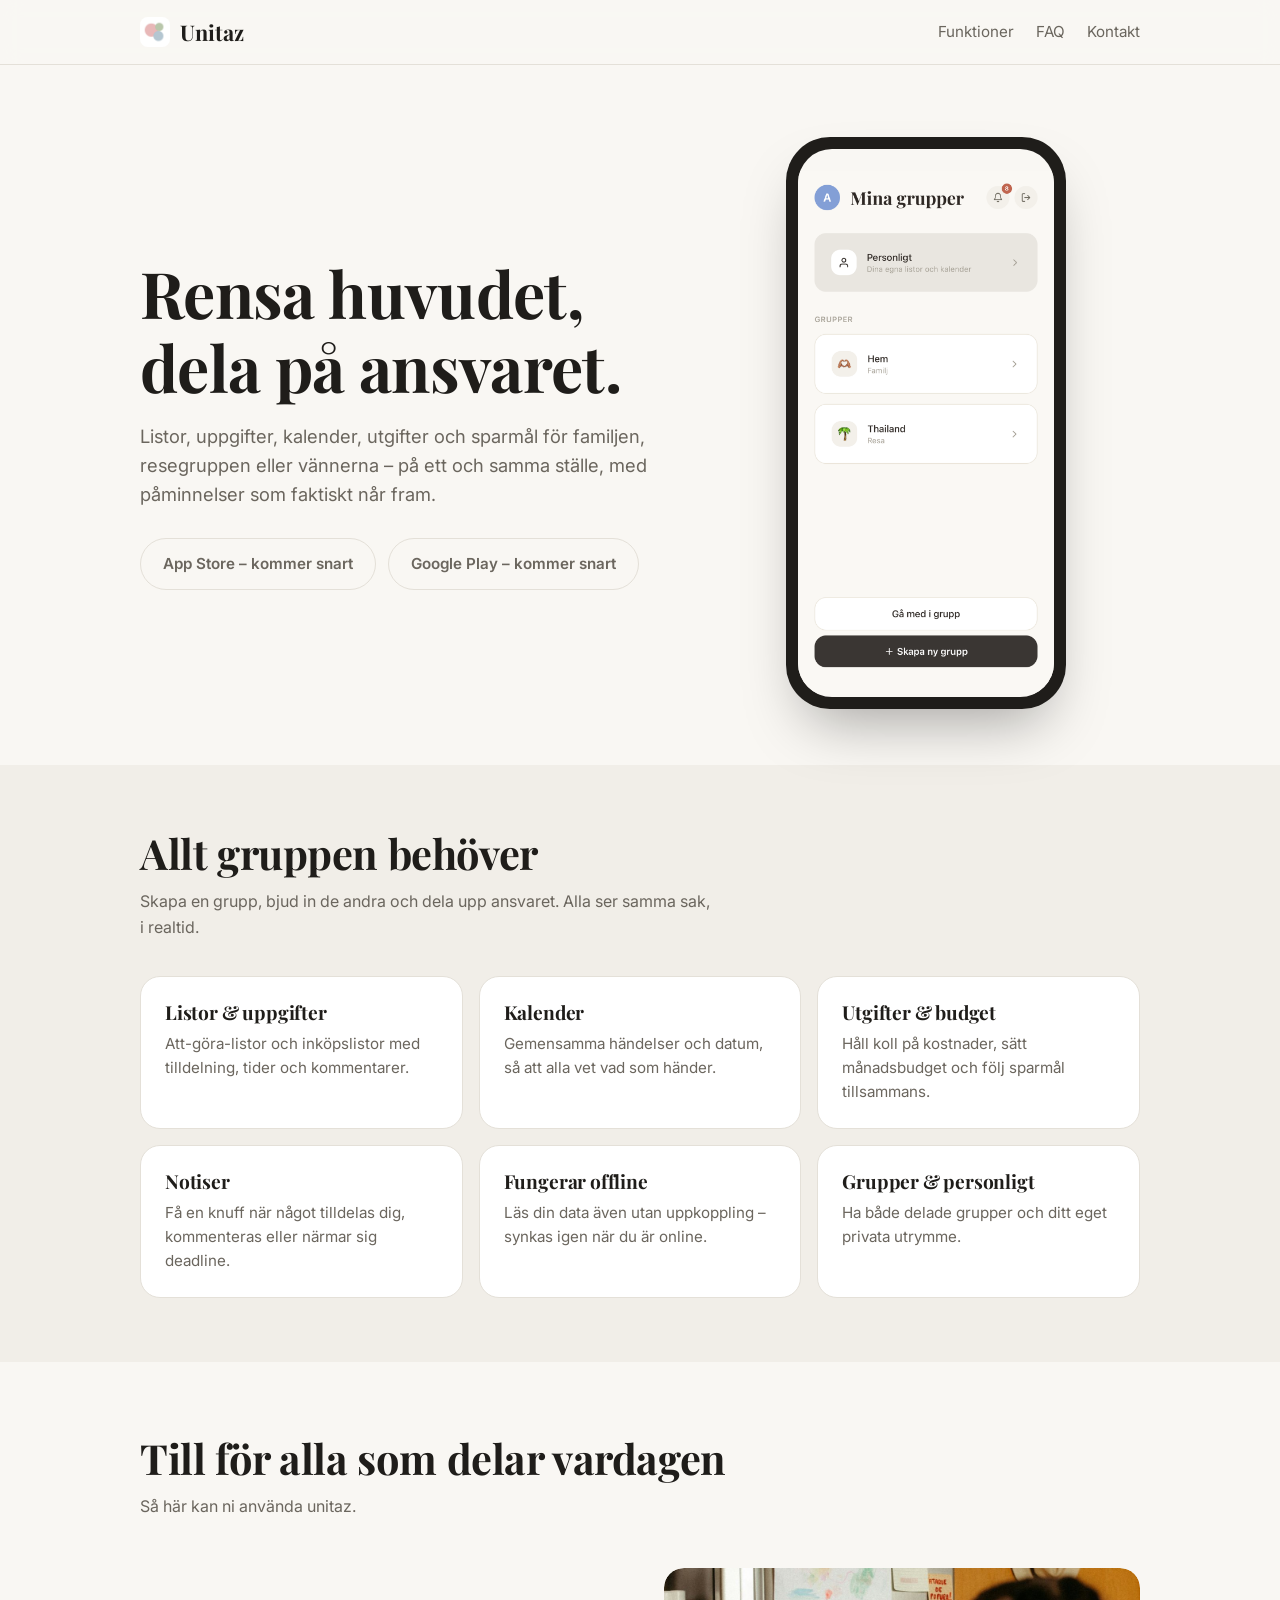
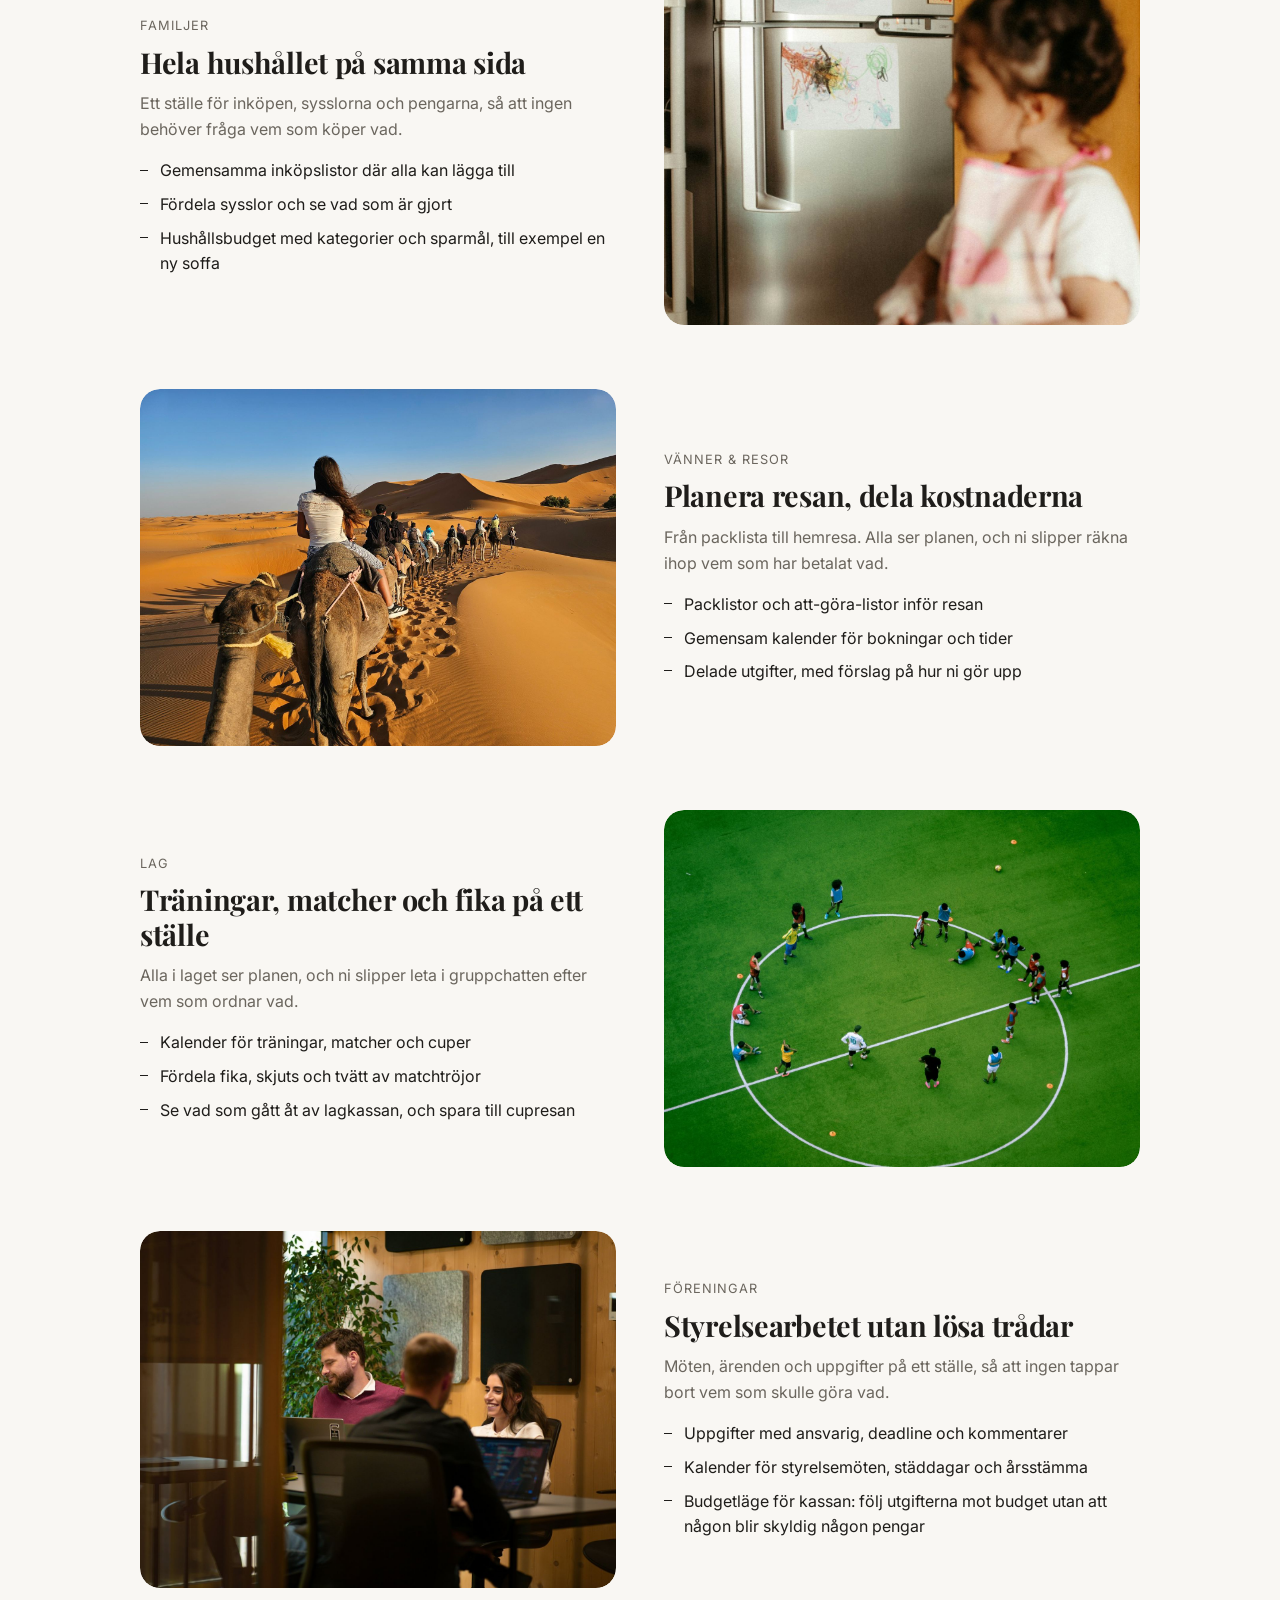
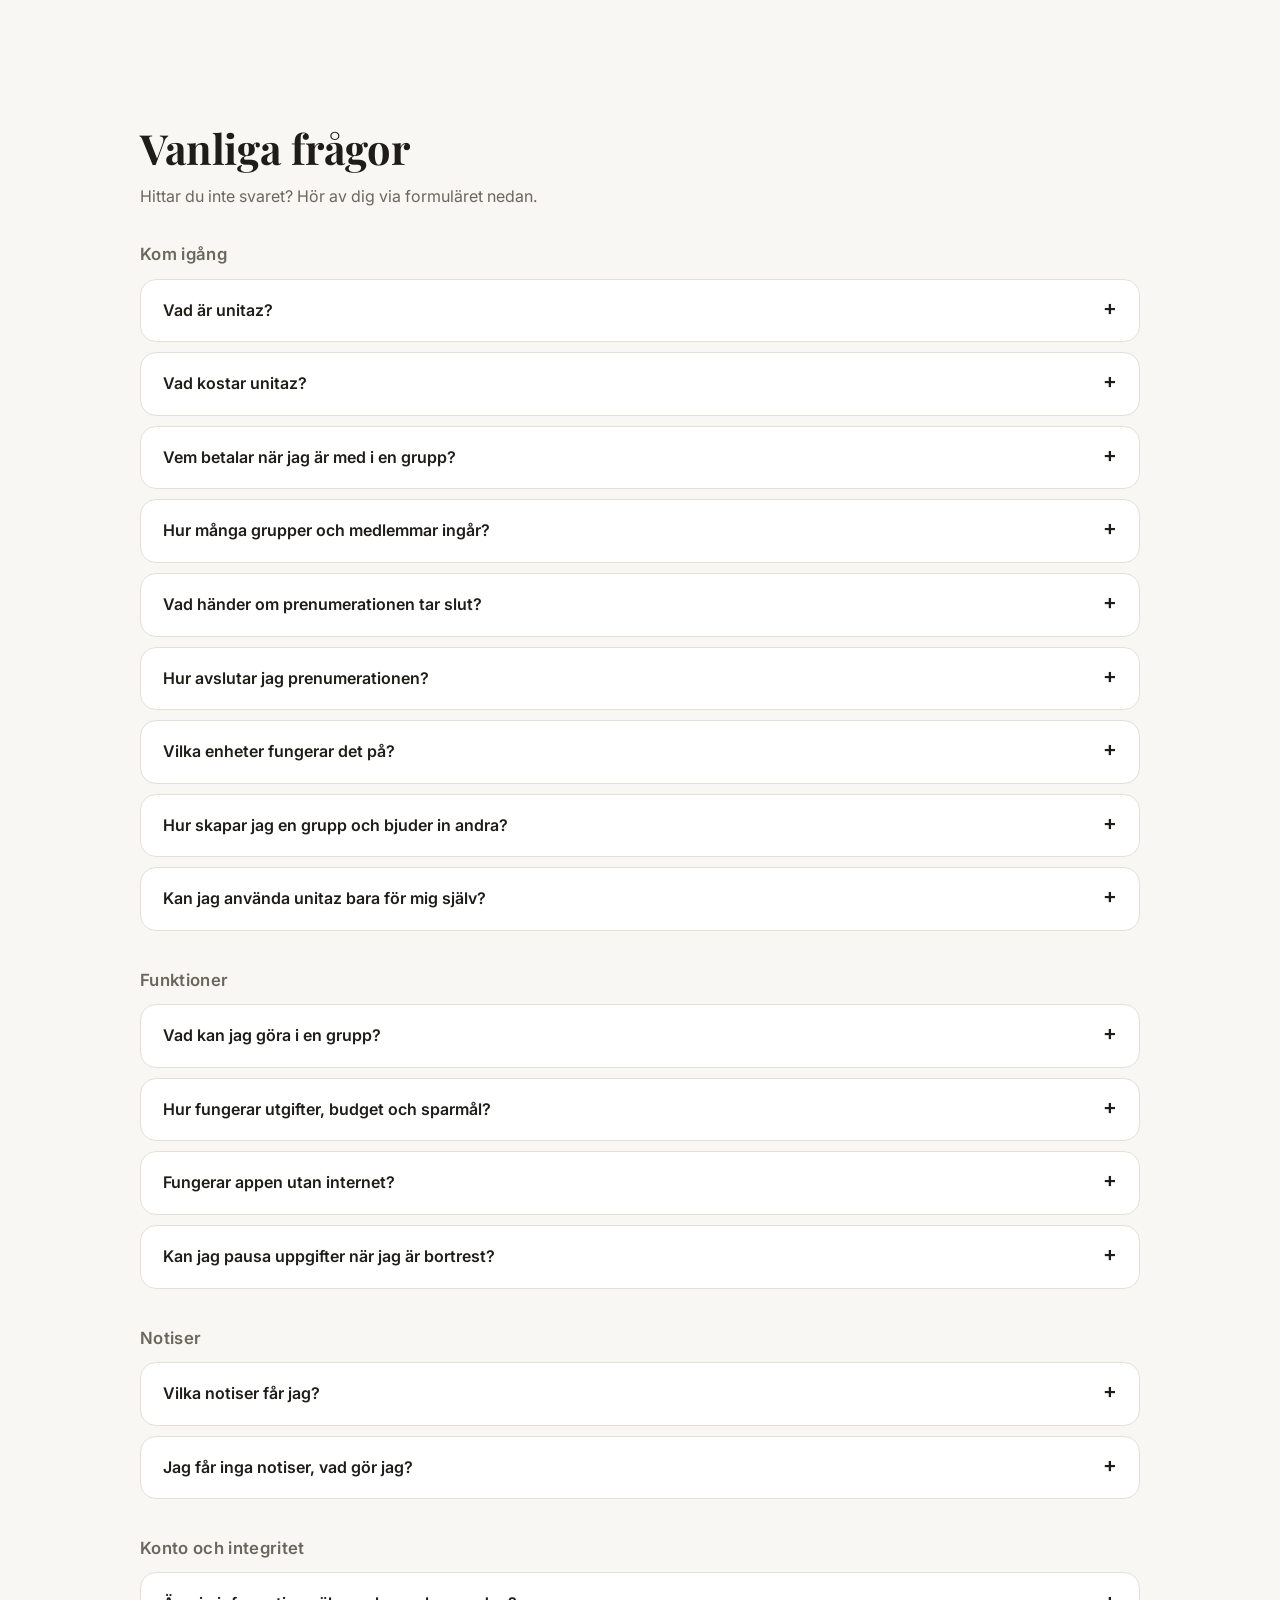
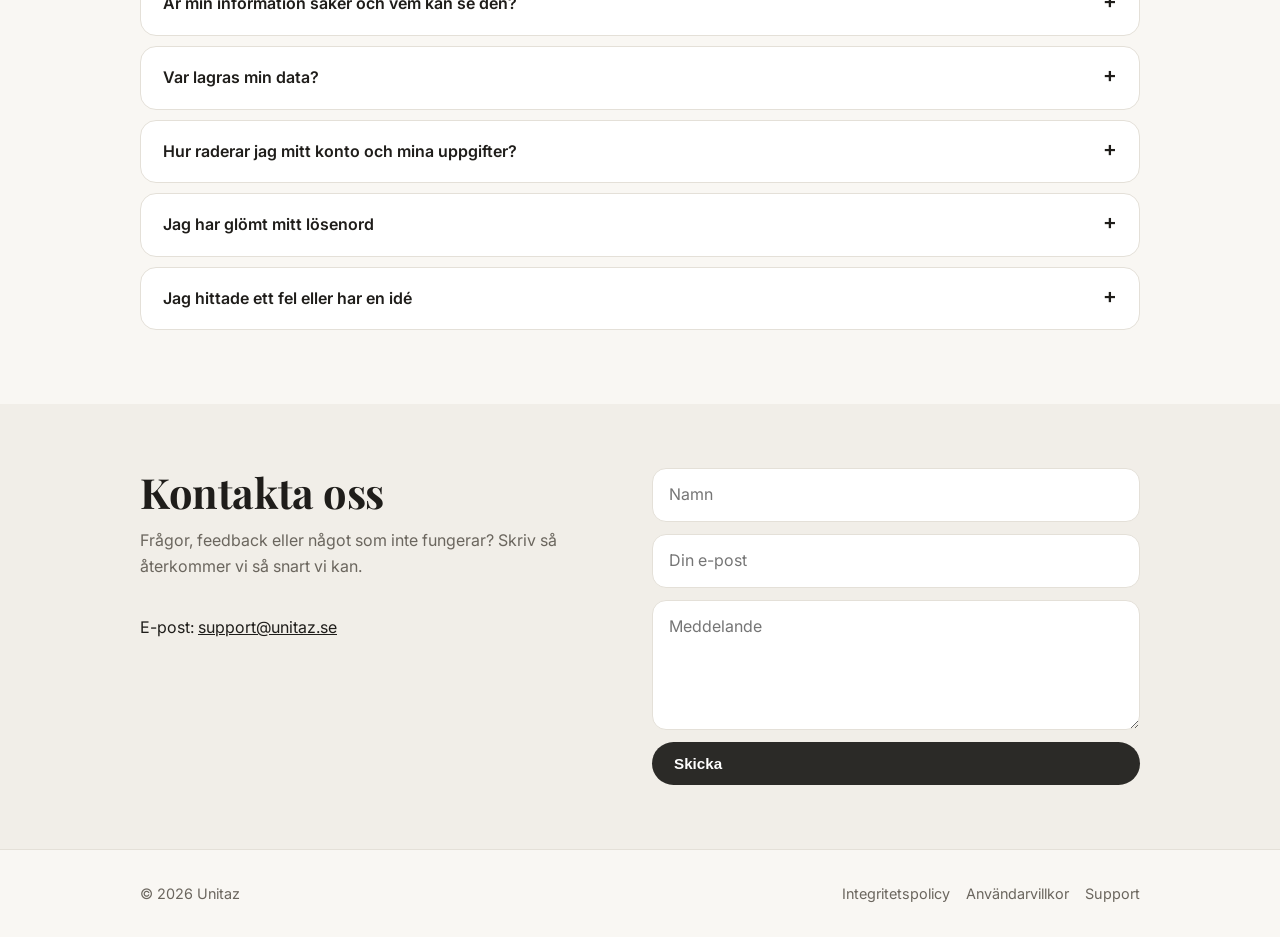
<file: index.html>
<!doctype html>
<html lang="sv">
<head>
<meta charset="utf-8">
<meta name="viewport" content="width=device-width,initial-scale=1">
<title>Unitaz – Rensa huvudet, dela på ansvaret</title>
<meta name="description" content="unitaz samlar listor, uppgifter, kalender, utgifter och budget för familjen, vänner eller laget – på ett ställe. Gratis för personligt bruk.">
<meta name="theme-color" content="#F9F7F3">
<link rel="manifest" href="manifest.webmanifest">
<link rel="icon" href="icon.png" type="image/png">
<link rel="apple-touch-icon" href="icon.png">
<link rel="preconnect" href="https://fonts.googleapis.com">
<link rel="preconnect" href="https://fonts.gstatic.com" crossorigin>
<link href="https://fonts.googleapis.com/css2?family=Inter:wght@400;500;600&family=Playfair+Display:wght@700&display=swap" rel="stylesheet">
<link rel="stylesheet" href="styles.css">
<meta property="og:title" content="unitaz">
<meta property="og:description" content="Organisera vardagen tillsammans.">
<meta property="og:type" content="website">
</head>
<body>
<header class="nav">
  <div class="wrap">
    <a class="brand" href="#top"><img src="icon.png" alt="">Unitaz</a>
    <nav>
      <a class="hide-sm" href="#funktioner">Funktioner</a>
      <a href="#faq">FAQ</a>
      <a href="#kontakt">Kontakt</a>
      <button class="btn ghost" id="installBtn" type="button">Installera</button>
    </nav>
  </div>
</header>

<main id="top">
<div class="hero">
  <div class="wrap">
    <div>
      <h1>Rensa huvudet,<br>dela på ansvaret.</h1>
      <p class="lead">Listor, uppgifter, kalender, utgifter och sparmål för familjen, resegruppen eller vännerna – på ett och samma ställe, med påminnelser som faktiskt når fram.</p>
      <div class="stores">
        <a class="btn" data-store="appstore" href="#" aria-disabled="true">App Store – kommer snart</a>
        <a class="btn" data-store="play" href="#" aria-disabled="true">Google Play – kommer snart</a>
      </div>
    </div>
    <div class="phone" aria-hidden="true">
  <div class="screen shots">
    <img class="shot active" src="img/grupper.png" alt="">
    <img class="shot" src="img/lista.png" alt="">
    <img class="shot" src="img/hemmet.png" alt="">
    <img class="shot" src="img/kalender.png" alt="">
    <img class="shot" src="img/budget.png" alt="">
    <img class="shot" src="img/utgifter.png" alt="">
    <img class="shot" src="img/lag_budget.png" alt="">
    <img class="shot" src="img/budget_styrelse.png" alt="">
    <img class="shot" src="img/notiser.png" alt="">
    <img class="shot" src="img/uppgift.png" alt="">
    <img class="shot" src="img/hem.png" alt="">
  </div>
</div>
  </div>
</div>



<section id="funktioner" class="alt">
  <div class="wrap">
    <h2>Allt gruppen behöver</h2>
    <p class="sub">Skapa en grupp, bjud in de andra och dela upp ansvaret. Alla ser samma sak, i realtid.</p>
    <div class="features">
      <div class="card"><h3>Listor &amp; uppgifter</h3><p>Att-göra-listor och inköpslistor med tilldelning, tider och kommentarer.</p></div>
      <div class="card"><h3>Kalender</h3><p>Gemensamma händelser och datum, så att alla vet vad som händer.</p></div>
      <div class="card"><h3>Utgifter &amp; budget</h3><p>Håll koll på kostnader, sätt månadsbudget och följ sparmål tillsammans.</p></div>
      <div class="card"><h3>Notiser</h3><p>Få en knuff när något tilldelas dig, kommenteras eller närmar sig deadline.</p></div>
      <div class="card"><h3>Fungerar offline</h3><p>Läs din data även utan uppkoppling – synkas igen när du är online.</p></div>
      <div class="card"><h3>Grupper &amp; personligt</h3><p>Ha både delade grupper och ditt eget privata utrymme.</p></div>
    </div>
  </div>
</section>

<section class="use">
  <div class="wrap">
    <h2>Till för alla som delar vardagen</h2>
    <p class="sub">Så här kan ni använda unitaz.</p>

    <div class="use-row">
      <div class="use-text">
        <div class="use-label">Familjer</div>
        <h3>Hela hushållet på samma sida</h3>
        <p>Ett ställe för inköpen, sysslorna och pengarna, så att ingen behöver fråga vem som köper vad.</p>
        <ul>
          <li>Gemensamma inköpslistor där alla kan lägga till</li>
          <li>Fördela sysslor och se vad som är gjort</li>
          <li>Hushållsbudget med kategorier och sparmål, till exempel en ny soffa</li>
        </ul>
      </div>
      <div class="image">
        <img src="img/family.jpg">
      </div>
    </div>

    <div class="use-row flip">
      <div class="use-text">
        <div class="use-label">Vänner &amp; resor</div>
        <h3>Planera resan, dela kostnaderna</h3>
        <p>Från packlista till hemresa. Alla ser planen, och ni slipper räkna ihop vem som har betalat vad.</p>
        <ul>
          <li>Packlistor och att-göra-listor inför resan</li>
          <li>Gemensam kalender för bokningar och tider</li>
          <li>Delade utgifter, med förslag på hur ni gör upp</li>
        </ul>
      </div>
      <div class="image">
        <img src="img/travel.jpg">
      </div>
    </div>

        <div class="use-row">
      <div class="use-text">
        <div class="use-label">Lag</div>
        <h3>Träningar, matcher och fika på ett ställe</h3>
        <p>Alla i laget ser planen, och ni slipper leta i gruppchatten efter vem som ordnar vad.</p>
        <ul>
          <li>Kalender för träningar, matcher och cuper</li>
          <li>Fördela fika, skjuts och tvätt av matchtröjor</li>
          <li>Se vad som gått åt av lagkassan, och spara till cupresan</li>
        </ul>
      </div>
      <div class="image">
        <img src="img/team.jpg">
        
      </div>
    </div>

    <div class="use-row flip">
      <div class="use-text">
        <div class="use-label">Föreningar</div>
        <h3>Styrelsearbetet utan lösa trådar</h3>
        <p>Möten, ärenden och uppgifter på ett ställe, så att ingen tappar bort vem som skulle göra vad.</p>
        <ul>
          <li>Uppgifter med ansvarig, deadline och kommentarer</li>
          <li>Kalender för styrelsemöten, städdagar och årsstämma</li>
          <li>Budgetläge för kassan: följ utgifterna mot budget utan att någon blir skyldig någon pengar</li>
        </ul>
      </div>
      <div class="image">
        <img src="img/foreningar.jpg">
        
      </div>
    </div>
  </div>
</section>

<section id="faq">
  <div class="wrap">
    <h2>Vanliga frågor</h2>
<p class="sub">Hittar du inte svaret? Hör av dig via formuläret nedan.</p>

<h3 class="faq-group">Kom igång</h3>
<details><summary>Vad är unitaz?</summary>
<p>unitaz är en app för alla som planerar och organiserar tillsammans: familjen, vänner, kollegor, laget eller hushållet. Ni delar listor, uppgifter, kalender, anteckningar, utgifter och sparmål på ett ställe, och alla ser samma sak direkt. Du har dessutom ett eget privat utrymme som bara du ser.</p></details>

<details><summary>Vad kostar unitaz?</summary>
<p>Du kan använda appen för personligt bruk helt gratis. För att skapa grupper krävs en prenumeration för 49 kr i månaden, med 30 dagars gratis provperiod. Det är bara den som äger gruppen som betalar. Alla som bjuds in till gruppen är med utan kostnad.</p></details>

<details><summary>Vem betalar när jag är med i en grupp?</summary>
<p>Bara den som skapade gruppen (administratören). Du som medlem betalar ingenting. Vill du skapa egna grupper behöver du en egen prenumeration.</p></details>

<details><summary>Hur många grupper och medlemmar ingår?</summary>
<p>En prenumeration omfattar upp till 5 grupper med upp till 15 medlemmar i varje grupp.</p></details>

<details><summary>Vad händer om prenumerationen tar slut?</summary>
<p>Gruppen blir skrivskyddad så att alla kan läsa men inte ändra, och efter 30 dagar blir den otillgänglig. Förnyar du prenumerationen får gruppen alla funktioner tillbaka. Din personliga användning påverkas inte.</p></details>

<details><summary>Hur avslutar jag prenumerationen?</summary>
<p>I inställningarna för prenumerationer hos Apple (App Store) eller Google (Google Play). Avbryter du före provperiodens slut debiteras du inte.</p></details>

<details><summary>Vilka enheter fungerar det på?</summary>
<p>Appen finns för iPhone och iPad, och Android är på väg. Vi arbetar också på en webbversion för dator som är tänkt för planering, medan notiser fortsätter att skickas till din telefon.</p></details>

<details><summary>Hur skapar jag en grupp och bjuder in andra?</summary>
<p>Skapa ett konto, tryck på att skapa en grupp och ge den ett namn. Därefter bjuder du in de andra genom att öppna gruppen i appen och dela inbjudningskoden eller länken. De behöver också ha unitaz och ett eget konto. Du kan vara med i flera grupper samtidigt, till exempel en för familjen och en för resan.</p></details>

<details><summary>Kan jag använda unitaz bara för mig själv?</summary>
<p>Ja. Det personliga utrymmet är ditt eget och syns inte för någon annan, så du kan använda appen för egna listor, vanor och budget utan att skapa en grupp.</p></details>

<h3 class="faq-group">Funktioner</h3>
<details><summary>Vad kan jag göra i en grupp?</summary>
<p>Ni kan skapa att-göra-listor och inköpslistor, tilldela uppgifter och sätta tider (standard är 23:59), kommentera uppgifter, lägga in händelser i en gemensam kalender, skriva anteckningar, följa vanor och dela på utgifter. Uppgifter kan vara återkommande och ha deluppgifter.</p></details>

<details><summary>Hur fungerar utgifter, budget och sparmål?</summary>
<p>Du lägger in utgifter och väljer hur de delas mellan medlemmarna, och appen håller reda på vem som är skyldig vem. Du kan sätta en månadsbudget per kategori och skapa sparmål där ni registrerar insättningar manuellt och ser hur nära målet ni är. Det fungerar både i grupper och i ditt personliga utrymme.</p></details>

<details><summary>Fungerar appen utan internet?</summary>
<p>Ja, du kan läsa din information även utan uppkoppling, och en banner visar att du är offline. Då går det inte att ändra något. Nya ändringar kräver internet, och allt uppdateras igen så fort du är uppkopplad.</p></details>

<details><summary>Kan jag pausa uppgifter när jag är bortrest?</summary>
<p>Ja, med semesterläget. Då slipper du bli tilldelad uppgifter och få påminnelser medan du är borta.</p></details>

<h3 class="faq-group">Notiser</h3>
<details><summary>Vilka notiser får jag?</summary>
<p>Du får en notis när du tilldelas en uppgift, när någon kommenterar en uppgift du är inblandad i, när något nytt läggs till i en grupp och när en deadline närmar sig. I notiscentret i appen kan du markera alla som lästa och ta bort dem, och när du trycker på en notis kommer du direkt till rätt uppgift eller lista.</p></details>

<details><summary>Jag får inga notiser, vad gör jag?</summary>
<p>Kontrollera först att notiser är tillåtna för unitaz i både telefonens och appens inställningar och att du är inloggad. Starta sedan om appen. På iPhone: Inställningar → Notiser → unitaz. Hjälper inte det, skriv till oss så felsöker vi tillsammans.</p></details>

<h3 class="faq-group">Konto och integritet</h3>
<details><summary>Är min information säker och vem kan se den?</summary>
<p>Det du skapar i en grupp ser bara gruppens medlemmar. Ditt personliga utrymme ser bara du. Vi visar ingen reklam och säljer inte dina uppgifter. Läs mer i vår <a href="privacy.html">integritetspolicy</a>.</p></details>

<details><summary>Var lagras min data?</summary>
<p>Din data lagras hos Supabase i EU och delas aldrig för reklam. Läs mer i <a href="privacy.html">integritetspolicyn</a>.</p></details>

<details><summary>Hur raderar jag mitt konto och mina uppgifter?</summary>
<p>Du raderar kontot direkt i appen: öppna dina profilinställningar och tryck på Radera konto längst ner. Du bekräftar genom att skriva RADERA. Har du obetalda skulder i en grupp måste du reglera dem under Utgifter först. Är du den sista medlemmen i en grupp raderas gruppen, annars förs ägarskapet över till en annan medlem. Du kan också mejla oss på <a href="mailto:support@unitaz.se">support@unitaz.se</a>. Glöm inte att avsluta en eventuell prenumeration hos Apple eller Google först. Se även vår <a href="privacy.html">integritetspolicy</a>.</p></details>

<details><summary>Jag har glömt mitt lösenord</summary>
<p>Tryck på "Glömt lösenord" på inloggningssidan och ange din e-postadress, så får du ett mejl med en länk för att välja ett nytt. Kolla skräpposten om mejlet inte dyker upp inom några minuter.</p></details>

<details><summary>Jag hittade ett fel eller har en idé</summary>
<p>Tack, det vill vi gärna höra! Använd formuläret nedan och beskriv gärna vilken skärm det gäller och vad som hände.</p></details>
  </div>
</section>

<section id="kontakt" class="alt">
  <div class="wrap contact">
    <div>
      <h2>Kontakta oss</h2>
      <p class="sub">Frågor, feedback eller något som inte fungerar? Skriv så återkommer vi så snart vi kan.</p>
      <p>E-post: <a id="mailLink" href="#">support@unitaz.se</a></p>
    </div>
    <form id="contactForm">
      <input name="name" placeholder="Namn" required autocomplete="name">
      <input name="email" type="email" placeholder="Din e-post" required autocomplete="email">
      <textarea name="message" placeholder="Meddelande" required></textarea>
      <button class="btn" type="submit">Skicka</button>
    </form>
  </div>
</section>
</main>

<footer>
  <div class="wrap">
    <span>© <span id="yr"></span> Unitaz</span>
    <span><a href="privacy.html">Integritetspolicy</a><a href="terms.html">Användarvillkor</a><a href="#kontakt">Support</a></span>
  </div>
</footer>
<script src="script.js"></script>
</body>
</html>
</file>
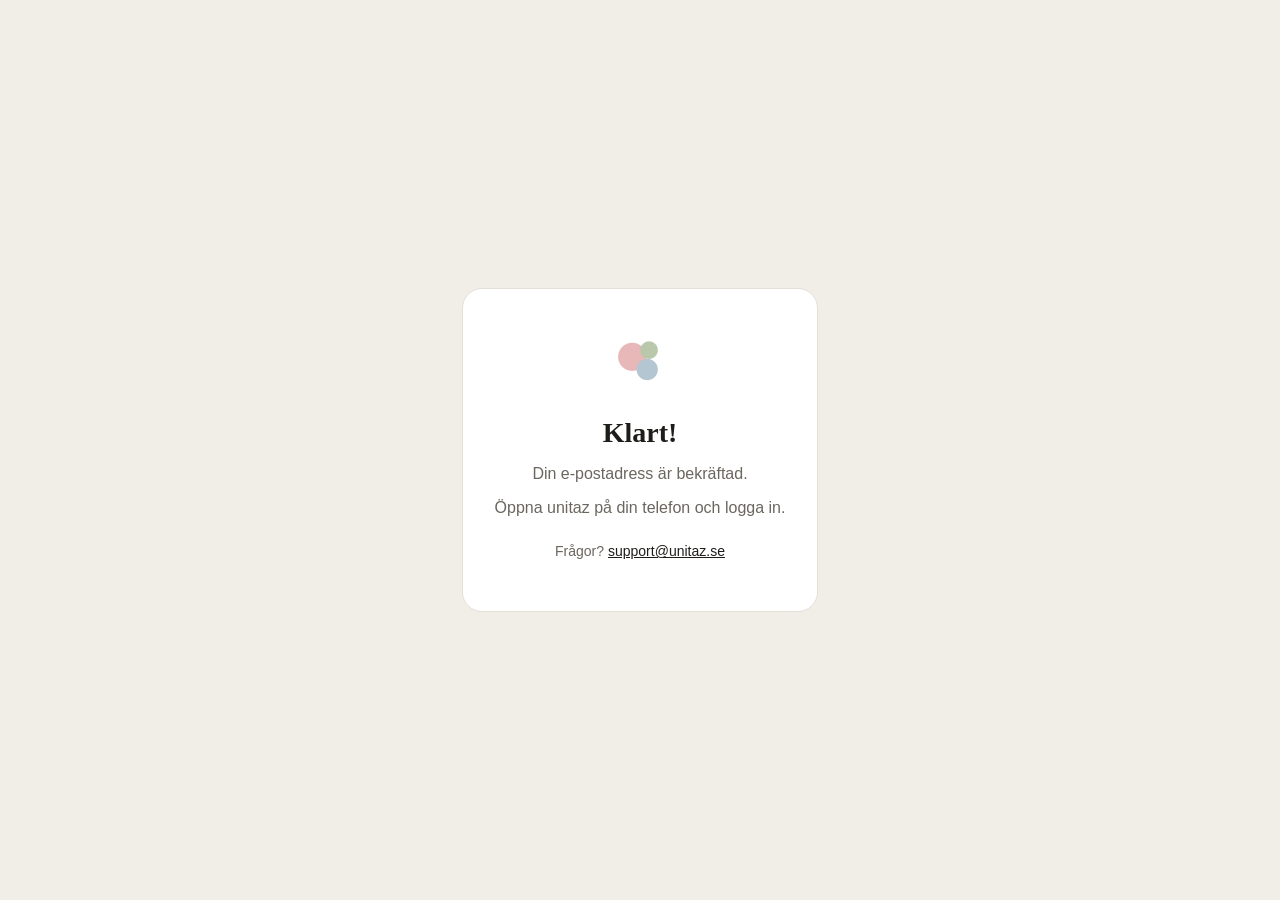
<file: bekraftad.html>
<!doctype html>
<html lang="sv">
<head>
<meta charset="utf-8">
<meta name="viewport" content="width=device-width,initial-scale=1">
<meta name="robots" content="noindex">
<title>E-postadressen är bekräftad – unitaz</title>
<link rel="icon" href="icon.png" type="image/png">
<style>
  body{margin:0;min-height:100vh;display:flex;align-items:center;justify-content:center;background:#F1EEE8;font-family:-apple-system,'Segoe UI',Helvetica,Arial,sans-serif;color:#1F1D1A}
  .card{background:#fff;border:1px solid #E4E0D8;border-radius:20px;padding:40px 32px;max-width:420px;margin:16px;text-align:center}
  img{width:64px;height:64px;border-radius:14px;margin-bottom:20px}
  h1{font-family:'Playfair Display',Georgia,serif;font-size:28px;margin:0 0 12px}
  p{font-size:16px;line-height:1.6;color:#6B665E;margin:0 0 8px}
  a{color:#1F1D1A}
</style>
</head>
<body>
<div class="card">
  <img src="icon.png" alt="unitaz">
  <h1>Klart!</h1>
  <p>Din e-postadress är bekräftad.</p>
  <p>Öppna unitaz på din telefon och logga in.</p>
  <p style="margin-top:20px;font-size:14px">Frågor? <a href="mailto:support@unitaz.se">support@unitaz.se</a></p>
</div>
</body>
</html>
</file>
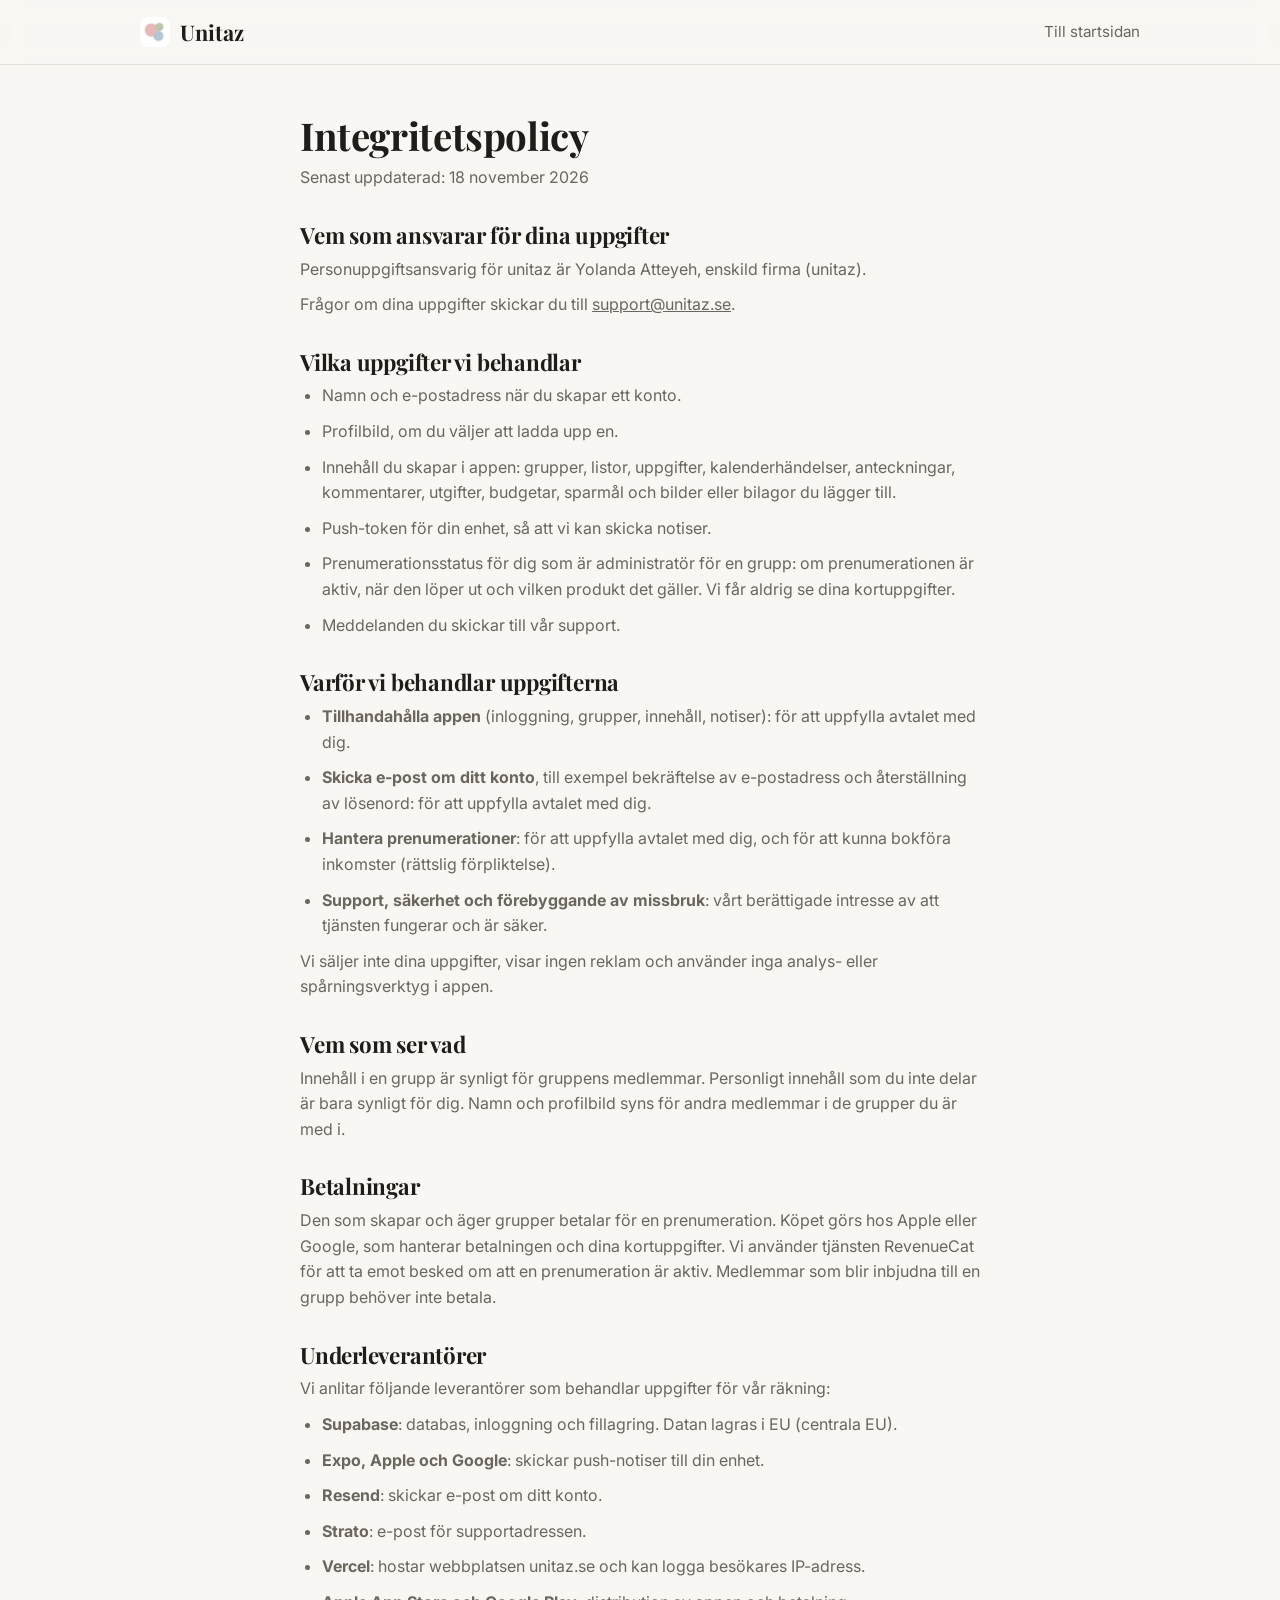
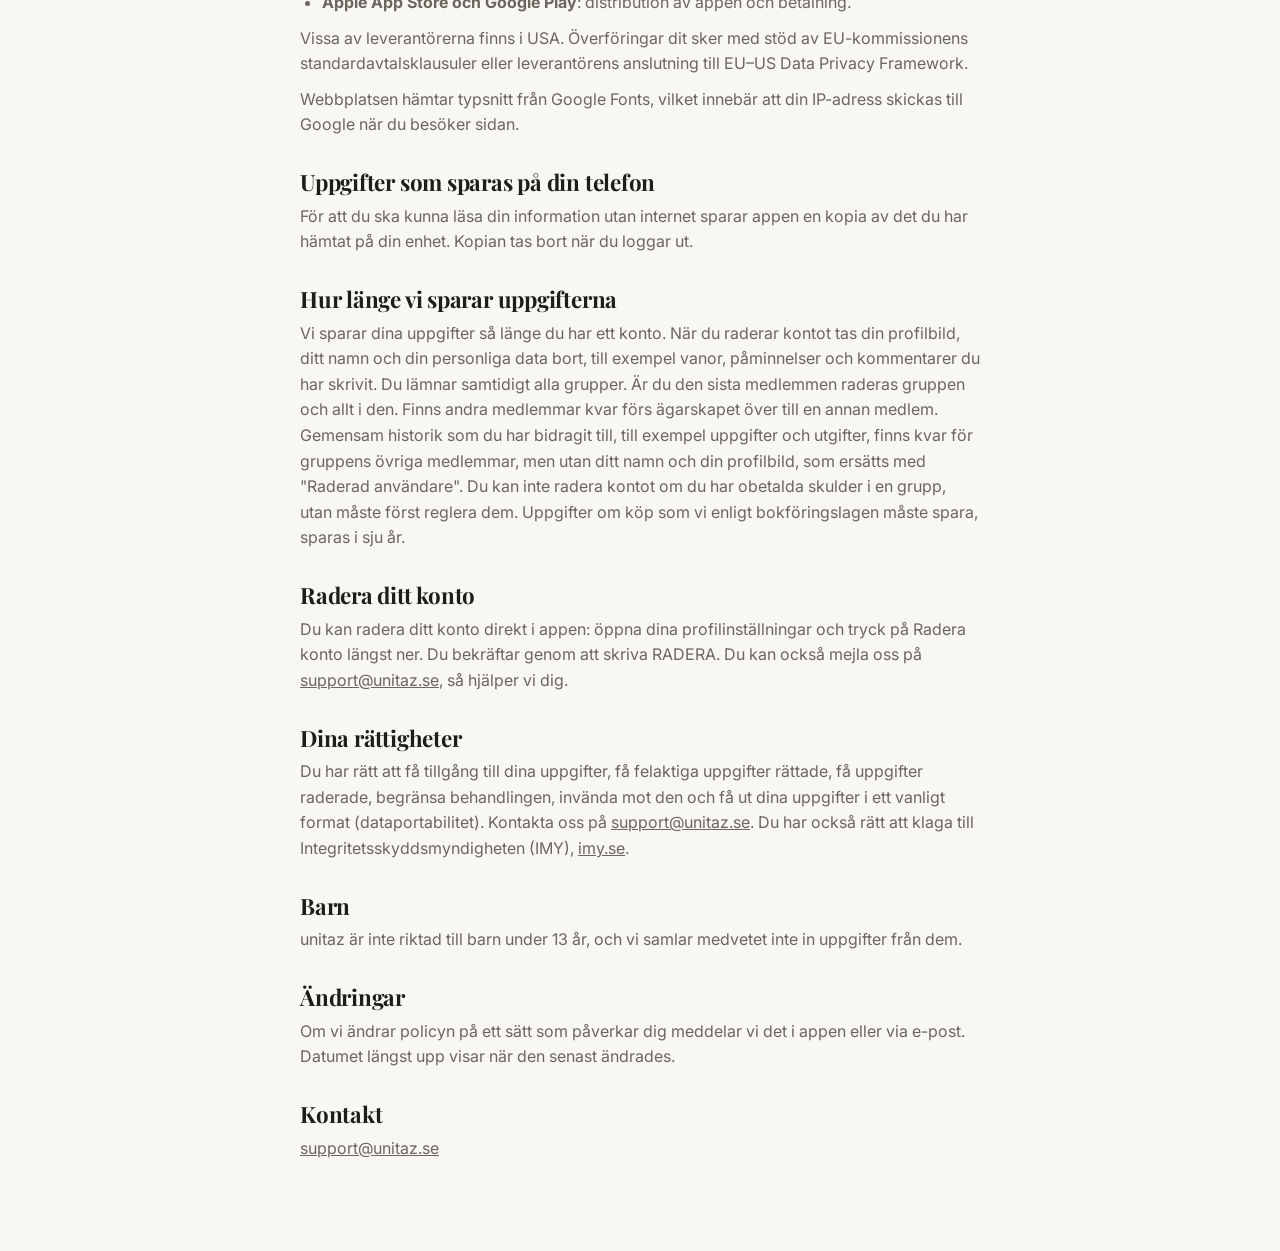
<file: privacy.html>
<!doctype html>
<html lang="sv">
<head>
<meta charset="utf-8">
<meta name="viewport" content="width=device-width,initial-scale=1">
<title>Integritetspolicy – unitaz</title>
<link rel="icon" href="icon.png" type="image/png">
<link href="https://fonts.googleapis.com/css2?family=Inter:wght@400;600&family=Playfair+Display:wght@700&display=swap" rel="stylesheet">
<link rel="stylesheet" href="styles.css">
</head>
<body>
<header class="nav"><div class="wrap"><a class="brand" href="index.html"><img src="icon.png" alt="">Unitaz</a><nav><a href="index.html"> Till startsidan</a></nav></div></header>
<main class="wrap prose">
<h1>Integritetspolicy</h1>
<p>Senast uppdaterad: 18 november 2026</p>

<h2>Vem som ansvarar för dina uppgifter</h2>
<p>Personuppgiftsansvarig för unitaz är Yolanda Atteyeh, enskild firma (unitaz).</p>
<p>Frågor om dina uppgifter skickar du till <a href="mailto:support@unitaz.se">support@unitaz.se</a>.</p>

<h2>Vilka uppgifter vi behandlar</h2>
<ul>
<li>Namn och e-postadress när du skapar ett konto.</li>
<li>Profilbild, om du väljer att ladda upp en.</li>
<li>Innehåll du skapar i appen: grupper, listor, uppgifter, kalenderhändelser, anteckningar, kommentarer, utgifter, budgetar, sparmål och bilder eller bilagor du lägger till.</li>
<li>Push-token för din enhet, så att vi kan skicka notiser.</li>
<li>Prenumerationsstatus för dig som är administratör för en grupp: om prenumerationen är aktiv, när den löper ut och vilken produkt det gäller. Vi får aldrig se dina kortuppgifter.</li>
<li>Meddelanden du skickar till vår support.</li>
</ul>

<h2>Varför vi behandlar uppgifterna</h2>
<ul>
<li><strong>Tillhandahålla appen</strong> (inloggning, grupper, innehåll, notiser): för att uppfylla avtalet med dig.</li>
<li><strong>Skicka e-post om ditt konto</strong>, till exempel bekräftelse av e-postadress och återställning av lösenord: för att uppfylla avtalet med dig.</li>
<li><strong>Hantera prenumerationer</strong>: för att uppfylla avtalet med dig, och för att kunna bokföra inkomster (rättslig förpliktelse).</li>
<li><strong>Support, säkerhet och förebyggande av missbruk</strong>: vårt berättigade intresse av att tjänsten fungerar och är säker.</li>
</ul>
<p>Vi säljer inte dina uppgifter, visar ingen reklam och använder inga analys- eller spårningsverktyg i appen.</p>

<h2>Vem som ser vad</h2>
<p>Innehåll i en grupp är synligt för gruppens medlemmar. Personligt innehåll som du inte delar är bara synligt för dig. Namn och profilbild syns för andra medlemmar i de grupper du är med i.</p>

<h2>Betalningar</h2>
<p>Den som skapar och äger grupper betalar för en prenumeration. Köpet görs hos Apple eller Google, som hanterar betalningen och dina kortuppgifter. Vi använder tjänsten RevenueCat för att ta emot besked om att en prenumeration är aktiv. Medlemmar som blir inbjudna till en grupp behöver inte betala.</p>

<h2>Underleverantörer</h2>
<p>Vi anlitar följande leverantörer som behandlar uppgifter för vår räkning:</p>
<ul>
  <li><strong>Supabase</strong>: databas, inloggning och fillagring. Datan lagras i EU (centrala EU).</li>
  <li><strong>Expo, Apple och Google</strong>: skickar push-notiser till din enhet.</li>
  <li><strong>Resend</strong>: skickar e-post om ditt konto.</li>
  <li><strong>Strato</strong>: e-post för supportadressen.</li>
  <li><strong>Vercel</strong>: hostar webbplatsen unitaz.se och kan logga besökares IP-adress.</li>
  <li><strong>Apple App Store och Google Play</strong>: distribution av appen och betalning.</li>
</ul>
<p>Vissa av leverantörerna finns i USA. Överföringar dit sker med stöd av EU-kommissionens standardavtalsklausuler eller leverantörens anslutning till EU–US Data Privacy Framework.</p>
<p>Webbplatsen hämtar typsnitt från Google Fonts, vilket innebär att din IP-adress skickas till Google när du besöker sidan.</p>

<h2>Uppgifter som sparas på din telefon</h2>
<p>För att du ska kunna läsa din information utan internet sparar appen en kopia av det du har hämtat på din enhet. Kopian tas bort när du loggar ut.</p>

<h2>Hur länge vi sparar uppgifterna</h2>
<p>Vi sparar dina uppgifter så länge du har ett konto. När du raderar kontot tas din profilbild, ditt namn och din personliga data bort, till exempel vanor, påminnelser och kommentarer du har skrivit. Du lämnar samtidigt alla grupper. Är du den sista medlemmen raderas gruppen och allt i den. Finns andra medlemmar kvar förs ägarskapet över till en annan medlem. Gemensam historik som du har bidragit till, till exempel uppgifter och utgifter, finns kvar för gruppens övriga medlemmar, men utan ditt namn och din profilbild, som ersätts med "Raderad användare". Du kan inte radera kontot om du har obetalda skulder i en grupp, utan måste först reglera dem. Uppgifter om köp som vi enligt bokföringslagen måste spara, sparas i sju år.</p>

<h2>Radera ditt konto</h2>
<p>Du kan radera ditt konto direkt i appen: öppna dina profilinställningar och tryck på Radera konto längst ner. Du bekräftar genom att skriva RADERA. Du kan också mejla oss på <a href="mailto:support@unitaz.se">support@unitaz.se</a>, så hjälper vi dig.</p>

<h2>Dina rättigheter</h2>
<p>Du har rätt att få tillgång till dina uppgifter, få felaktiga uppgifter rättade, få uppgifter raderade, begränsa behandlingen, invända mot den och få ut dina uppgifter i ett vanligt format (dataportabilitet). Kontakta oss på <a href="mailto:support@unitaz.se">support@unitaz.se</a>. Du har också rätt att klaga till Integritetsskyddsmyndigheten (IMY), <a href="https://www.imy.se" rel="noopener">imy.se</a>.</p>

<h2>Barn</h2>
<p>unitaz är inte riktad till barn under 13 år, och vi samlar medvetet inte in uppgifter från dem.</p>

<h2>Ändringar</h2>
<p>Om vi ändrar policyn på ett sätt som påverkar dig meddelar vi det i appen eller via e-post. Datumet längst upp visar när den senast ändrades.</p>

<h2>Kontakt</h2>
<p><a href="mailto:support@unitaz.se">support@unitaz.se</a></p>
</main>
</body>
</html>
</file>
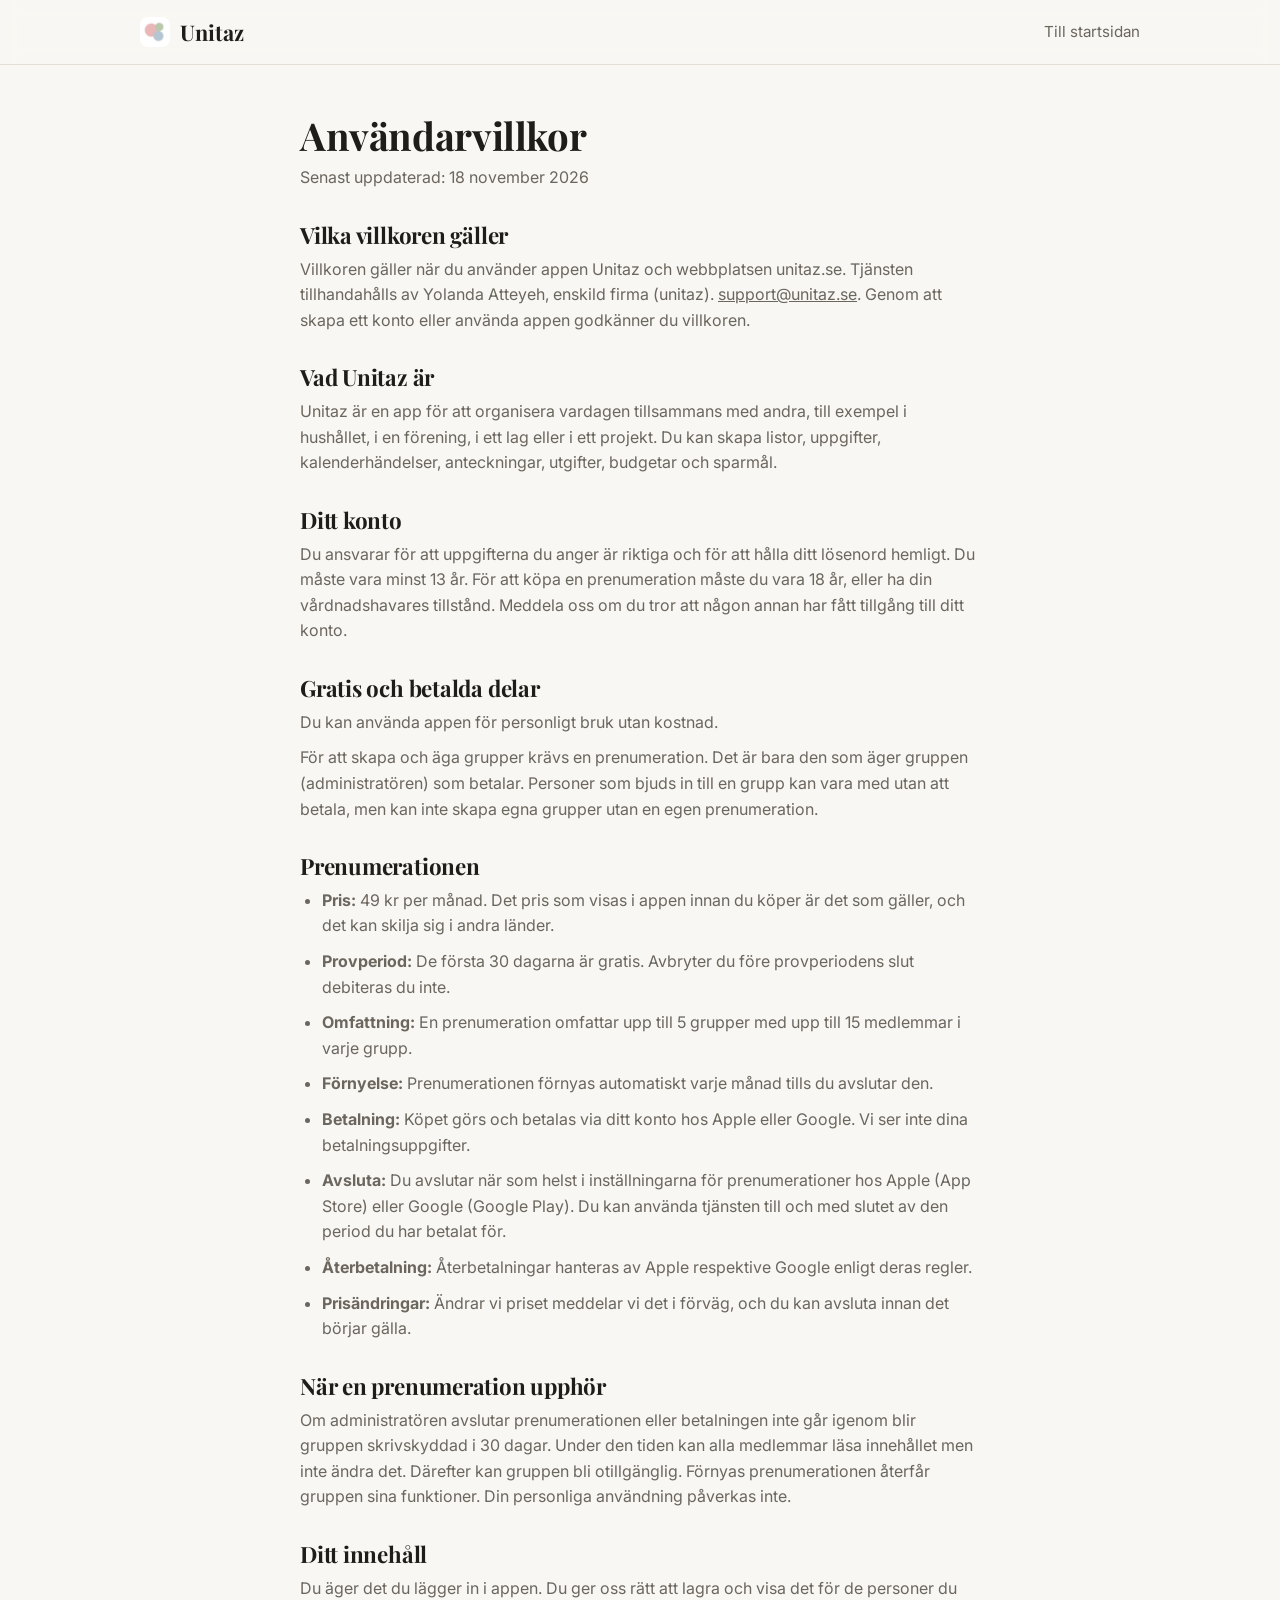
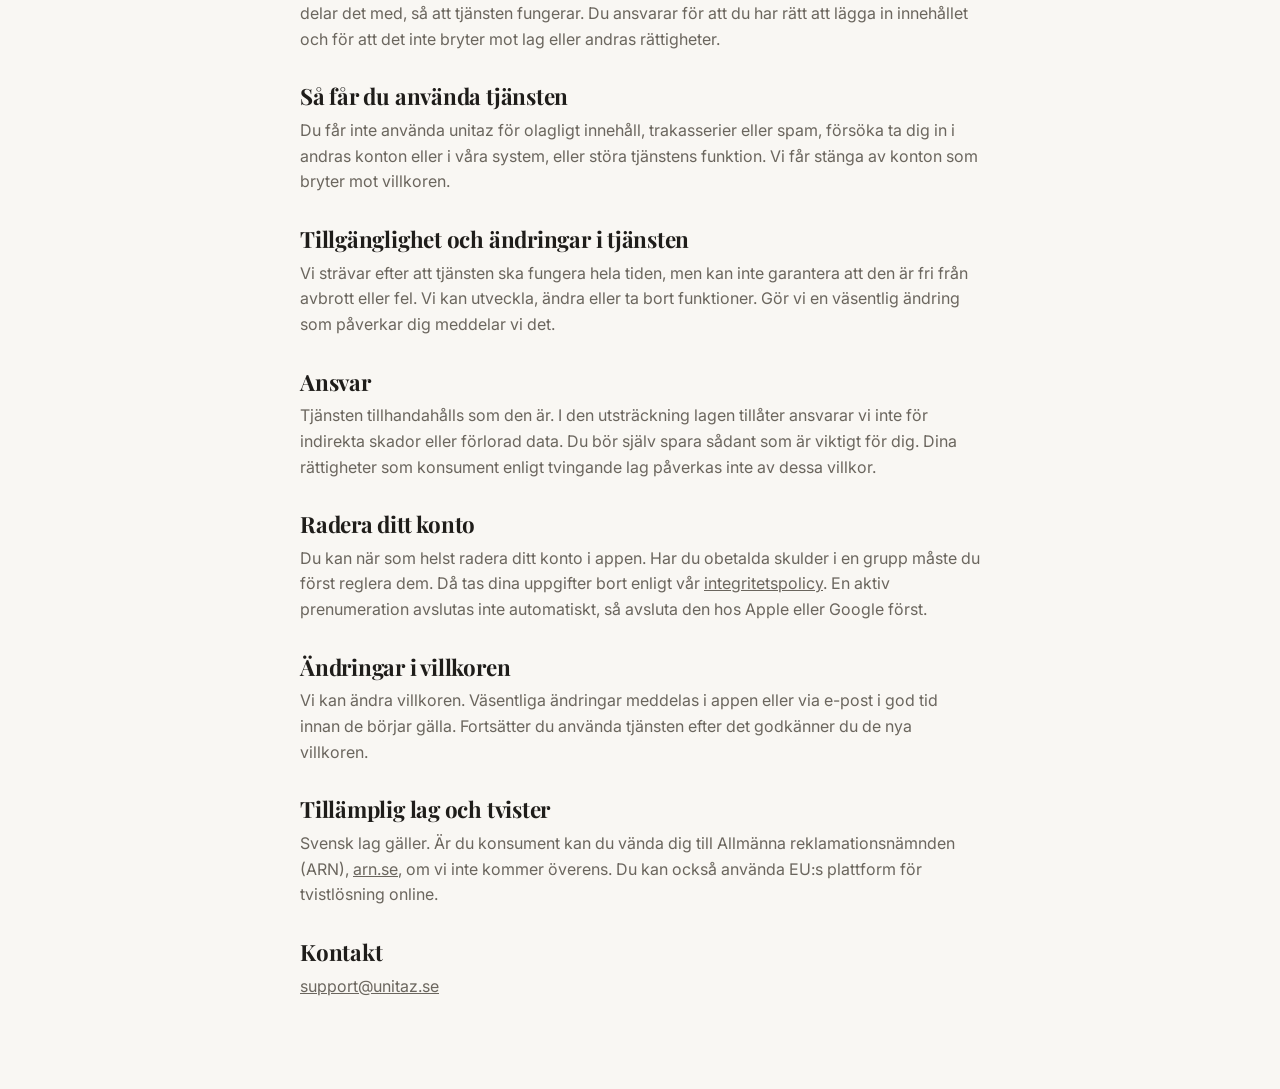
<file: terms.html>
<!doctype html>
<html lang="sv">
<head>
<meta charset="utf-8">
<meta name="viewport" content="width=device-width,initial-scale=1">
<title>Användarvillkor – unitaz</title>
<link rel="icon" href="icon.png" type="image/png">
<link href="https://fonts.googleapis.com/css2?family=Inter:wght@400;600&family=Playfair+Display:wght@700&display=swap" rel="stylesheet">
<link rel="stylesheet" href="styles.css">
</head>
<body>
<header class="nav"><div class="wrap"><a class="brand" href="index.html"><img src="icon.png" alt="">Unitaz</a><nav><a href="index.html"> Till startsidan</a></nav></div></header>
<main class="wrap prose">
<h1>Användarvillkor</h1>
<p>Senast uppdaterad: 18 november 2026</p>

<h2>Vilka villkoren gäller</h2>
<p>Villkoren gäller när du använder appen Unitaz och webbplatsen unitaz.se. Tjänsten tillhandahålls av Yolanda Atteyeh, enskild firma (unitaz). <a href="mailto:support@unitaz.se">support@unitaz.se</a>. Genom att skapa ett konto eller använda appen godkänner du villkoren.</p>

<h2>Vad Unitaz är</h2>
<p>Unitaz är en app för att organisera vardagen tillsammans med andra, till exempel i hushållet, i en förening, i ett lag eller i ett projekt. Du kan skapa listor, uppgifter, kalenderhändelser, anteckningar, utgifter, budgetar och sparmål.</p>

<h2>Ditt konto</h2>
<p>Du ansvarar för att uppgifterna du anger är riktiga och för att hålla ditt lösenord hemligt. Du måste vara minst 13 år. För att köpa en prenumeration måste du vara 18 år, eller ha din vårdnadshavares tillstånd. Meddela oss om du tror att någon annan har fått tillgång till ditt konto.</p>

<h2>Gratis och betalda delar</h2>
<p>Du kan använda appen för personligt bruk utan kostnad.</p>
<p>För att skapa och äga grupper krävs en prenumeration. Det är bara den som äger gruppen (administratören) som betalar. Personer som bjuds in till en grupp kan vara med utan att betala, men kan inte skapa egna grupper utan en egen prenumeration.</p>

<h2>Prenumerationen</h2>
<ul>
<li><strong>Pris:</strong> 49 kr per månad. Det pris som visas i appen innan du köper är det som gäller, och det kan skilja sig i andra länder.</li>
<li><strong>Provperiod:</strong> De första 30 dagarna är gratis. Avbryter du före provperiodens slut debiteras du inte.</li>
<li><strong>Omfattning:</strong> En prenumeration omfattar upp till 5 grupper med upp till 15 medlemmar i varje grupp.</li>
<li><strong>Förnyelse:</strong> Prenumerationen förnyas automatiskt varje månad tills du avslutar den.</li>
<li><strong>Betalning:</strong> Köpet görs och betalas via ditt konto hos Apple eller Google. Vi ser inte dina betalningsuppgifter.</li>
<li><strong>Avsluta:</strong> Du avslutar när som helst i inställningarna för prenumerationer hos Apple (App Store) eller Google (Google Play). Du kan använda tjänsten till och med slutet av den period du har betalat för.</li>
<li><strong>Återbetalning:</strong> Återbetalningar hanteras av Apple respektive Google enligt deras regler.</li>
<li><strong>Prisändringar:</strong> Ändrar vi priset meddelar vi det i förväg, och du kan avsluta innan det börjar gälla.</li>
</ul>

<h2>När en prenumeration upphör</h2>
<p>Om administratören avslutar prenumerationen eller betalningen inte går igenom blir gruppen skrivskyddad i 30 dagar. Under den tiden kan alla medlemmar läsa innehållet men inte ändra det. Därefter kan gruppen bli otillgänglig. Förnyas prenumerationen återfår gruppen sina funktioner. Din personliga användning påverkas inte.</p>

<h2>Ditt innehåll</h2>
<p>Du äger det du lägger in i appen. Du ger oss rätt att lagra och visa det för de personer du delar det med, så att tjänsten fungerar. Du ansvarar för att du har rätt att lägga in innehållet och för att det inte bryter mot lag eller andras rättigheter.</p>

<h2>Så får du använda tjänsten</h2>
<p>Du får inte använda unitaz för olagligt innehåll, trakasserier eller spam, försöka ta dig in i andras konton eller i våra system, eller störa tjänstens funktion. Vi får stänga av konton som bryter mot villkoren.</p>

<h2>Tillgänglighet och ändringar i tjänsten</h2>
<p>Vi strävar efter att tjänsten ska fungera hela tiden, men kan inte garantera att den är fri från avbrott eller fel. Vi kan utveckla, ändra eller ta bort funktioner. Gör vi en väsentlig ändring som påverkar dig meddelar vi det.</p>

<h2>Ansvar</h2>
<p>Tjänsten tillhandahålls som den är. I den utsträckning lagen tillåter ansvarar vi inte för indirekta skador eller förlorad data. Du bör själv spara sådant som är viktigt för dig. Dina rättigheter som konsument enligt tvingande lag påverkas inte av dessa villkor.</p>

<h2>Radera ditt konto</h2>
<p>Du kan när som helst radera ditt konto i appen. Har du obetalda skulder i en grupp måste du först reglera dem. Då tas dina uppgifter bort enligt vår <a href="privacy.html">integritetspolicy</a>. En aktiv prenumeration avslutas inte automatiskt, så avsluta den hos Apple eller Google först.</p>

<h2>Ändringar i villkoren</h2>
<p>Vi kan ändra villkoren. Väsentliga ändringar meddelas i appen eller via e-post i god tid innan de börjar gälla. Fortsätter du använda tjänsten efter det godkänner du de nya villkoren.</p>

<h2>Tillämplig lag och tvister</h2>
<p>Svensk lag gäller. Är du konsument kan du vända dig till Allmänna reklamationsnämnden (ARN), <a href="https://www.arn.se" rel="noopener">arn.se</a>, om vi inte kommer överens. Du kan också använda EU:s plattform för tvistlösning online.</p>

<h2>Kontakt</h2>
<p><a href="mailto:support@unitaz.se">support@unitaz.se</a></p>
</main>
</body>
</html>
</file>
<file: styles.css>
:root{
  --bg:#F9F7F3; --surface:#F1EEE8; --card:#FFFFFF; --text:#1F1D1A; --muted:#6B665E;
  --accent:#2B2A27; --accent-text:#FFFFFF; --line:#E4E0D8; --radius:20px;
}
@media (prefers-color-scheme: dark){
  :root{--bg:#161513;--surface:#1F1D1A;--card:#26241F;--text:#F3F0EA;--muted:#A39E94;--accent:#F3F0EA;--accent-text:#161513;--line:#37342E}
}
*{box-sizing:border-box;margin:0;padding:0}
html{scroll-behavior:smooth}
body{font-family:'Inter',system-ui,sans-serif;background:var(--bg);color:var(--text);line-height:1.6;-webkit-font-smoothing:antialiased}
h1,h2,h3{font-family:'Playfair Display',Georgia,serif;font-weight:700;line-height:1.15;letter-spacing:-.01em}
a{color:inherit}
.wrap{max-width:1040px;margin:0 auto;padding:0 20px}
header.nav{position:sticky;top:0;z-index:10;background:color-mix(in srgb,var(--bg) 88%,transparent);backdrop-filter:blur(10px);border-bottom:1px solid var(--line)}
.nav .wrap{display:flex;align-items:center;justify-content:space-between;height:64px}
.brand{display:flex;align-items:center;gap:10px;font-family:'Playfair Display',serif;font-weight:700;font-size:1.35rem;text-decoration:none}
.brand img{width:30px;height:30px;border-radius:8px}
.nav nav{display:flex;gap:22px;align-items:center}
.nav nav a{text-decoration:none;color:var(--muted);font-size:.95rem}
.nav nav a:hover{color:var(--text)}
.btn{display:inline-flex;align-items:center;gap:10px;padding:13px 22px;border-radius:999px;background:var(--accent);color:var(--accent-text);text-decoration:none;font-weight:600;font-size:.95rem;border:0;cursor:pointer}
.btn.ghost{background:transparent;color:var(--text);border:1px solid var(--line)}
.btn[aria-disabled="true"]{background:transparent;color:var(--muted);border:1px solid var(--line);pointer-events:none}
.hero{padding:72px 0 56px}
.hero .wrap{display:grid;grid-template-columns:1.1fr .9fr;gap:48px;align-items:center}
.hero h1{font-size:clamp(2.4rem,6vw,4rem);margin-bottom:18px}
.hero p.lead{font-size:1.15rem;color:var(--muted);max-width:30em;margin-bottom:28px}
.stores{display:flex;gap:12px;flex-wrap:wrap}
.hint{margin-top:14px;font-size:.85rem;color:var(--muted)}
.phone{width:min(280px,70vw);aspect-ratio:9/18.4;margin:0 auto;border-radius:44px;background:var(--text);padding:12px;box-shadow:0 30px 60px -20px rgba(0,0,0,.35)}
.screen.shots{padding:0;position:relative;background:var(--bg);border-radius:34px;overflow:hidden}
.shot{position:absolute;top:22px;left:0;width:100%;height:calc(100% - 22px);object-fit:contain;object-position:top;opacity:0;transition:opacity .6s}
.shot.active{opacity:1}
.screen{width:100%;height:100%;border-radius:30px;background:var(--bg);padding:22px 16px;overflow:hidden;color:var(--text);display:flex;flex-direction:column;gap:10px}
.screen .t{font-family:'Playfair Display',serif;font-size:1.2rem;font-weight:700;margin-bottom:4px}
.screen .row{background:var(--surface);border-radius:14px;padding:12px;font-size:.8rem;display:flex;justify-content:space-between}
.screen .row b{font-weight:600}
section{padding:64px 0}
section h2{font-size:clamp(1.8rem,4vw,2.6rem);margin-bottom:12px}
section .sub{color:var(--muted);max-width:36em;margin-bottom:36px}
.features{display:grid;grid-template-columns:repeat(auto-fit,minmax(240px,1fr));gap:16px}
.card{background:var(--card);border:1px solid var(--line);border-radius:var(--radius);padding:24px}
.card h3{font-size:1.2rem;margin-bottom:8px}
.card p{color:var(--muted);font-size:.95rem}
.card .ic{font-size:1.6rem;margin-bottom:10px}
.alt{background:var(--surface)}
details{background:var(--card);border:1px solid var(--line);border-radius:16px;padding:18px 22px;margin-bottom:10px}
summary{cursor:pointer;font-weight:600;list-style:none;display:flex;justify-content:space-between;gap:16px}
summary::-webkit-details-marker{display:none}
summary::after{content:'+';font-size:1.3rem;line-height:1}
details[open] summary::after{content:'–'}
details p{margin-top:12px;color:var(--muted)}
.contact{display:grid;grid-template-columns:1fr 1fr;gap:24px}
form{display:grid;gap:12px}
input,textarea{font:inherit;color:inherit;background:var(--card);border:1px solid var(--line);border-radius:14px;padding:13px 16px;width:100%}
textarea{min-height:130px;resize:vertical}
footer{border-top:1px solid var(--line);padding:32px 0;color:var(--muted);font-size:.9rem}
footer .wrap{display:flex;justify-content:space-between;gap:16px;flex-wrap:wrap}
footer a{text-decoration:none;margin-left:16px}
#installBtn{display:none}
.prose{max-width:720px;padding:48px 20px 80px}
.prose h1{font-size:2.4rem;margin-bottom:8px}
.prose h2{font-size:1.4rem;margin:32px 0 8px}
.prose p,.prose li{color:var(--muted);margin-bottom:10px}
.prose ul{padding-left:22px}
.note{background:var(--surface);border-radius:14px;padding:14px 18px;margin:18px 0;font-size:.9rem}
@media(max-width:800px){
  .hero .wrap,.contact{grid-template-columns:1fr}
  .hero{padding-top:40px}
  .nav nav a.hide-sm{display:none}
  .stores{flex-direction:column;align-items:stretch;gap:10px;max-width:340px}
  .stores .btn{justify-content:center}
}
.faq-group{
  font-family:'Inter',sans-serif;
  font-size:1.05rem;
  font-weight:600;
  letter-spacing:.02em;
  color:var(--muted);
  margin:40px 0 14px;
}

.faq-group:first-of-type{margin-top:8px}
.use{padding:72px 0}
.use-row{display:grid;grid-template-columns:1fr 1fr;gap:48px;align-items:center;margin-top:64px}
.use-row.flip .use-text{order:2}
.use-label{font-size:.8rem;letter-spacing:.08em;text-transform:uppercase;color:var(--muted);margin-bottom:8px}
.use-text h3{font-family:'Playfair Display',serif;font-size:1.8rem;line-height:1.2;margin-bottom:12px}
.use-text p{color:var(--muted);margin-bottom:16px;max-width:32em}
.use-text ul{list-style:none;padding:0;margin:0;display:grid;gap:8px}
.use-text li{position:relative;padding-left:20px}
.use-text li::before{content:"";position:absolute;left:0;top:.7em;width:8px;height:1px;background:var(--text)}
.phones{display:flex;gap:20px;justify-content:center}
.phone.mini{width:min(210px,42vw);border-radius:32px;padding:9px;margin:0}
.phone.mini .screen{border-radius:24px}
.phone.mini .shot{top:16px;height:calc(100% - 16px)}
.use-more{display:grid;grid-template-columns:1fr 1fr;gap:48px;margin-top:64px;padding-top:32px;border-top:1px solid var(--line)}
.use-more p{color:var(--muted);margin:0}
@media (max-width:800px){
  .use-row,.use-more{grid-template-columns:1fr;gap:28px}
  .use-row.flip .use-text{order:0}
}
.use .sub{margin-bottom:0}
.use-row:first-of-type{margin-top:48px}
/* Foton i use-raderna: begränsa storleken och beskär snyggt */
.use-row > *{min-width:0}
.use-row .image{overflow:hidden;border-radius:20px}
.use-row .image > img{
  display:block;
  width:100%;
  height:auto;
  aspect-ratio:4/3;
  object-fit:cover;
  border-radius:20px;
}
@media (max-width:720px){
  .use-row .image > img{aspect-ratio:1/1}
}
</file>
